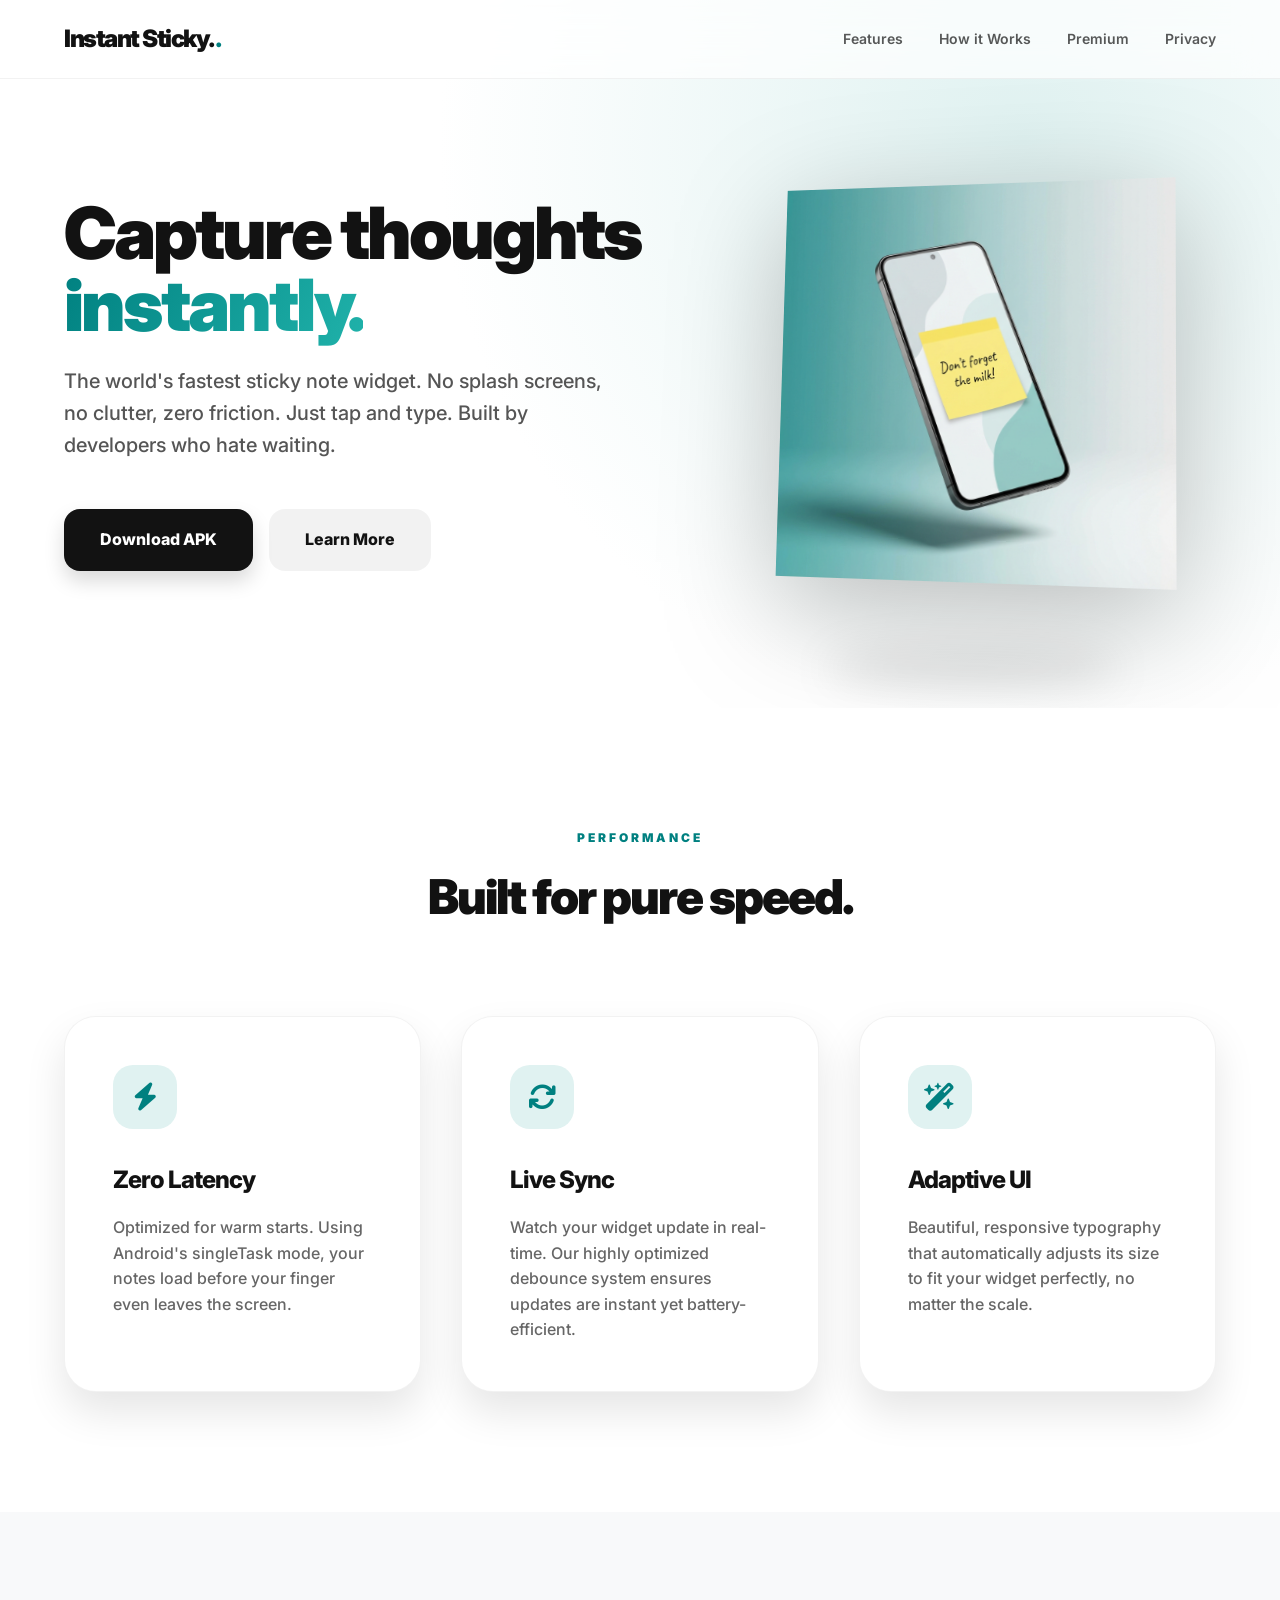
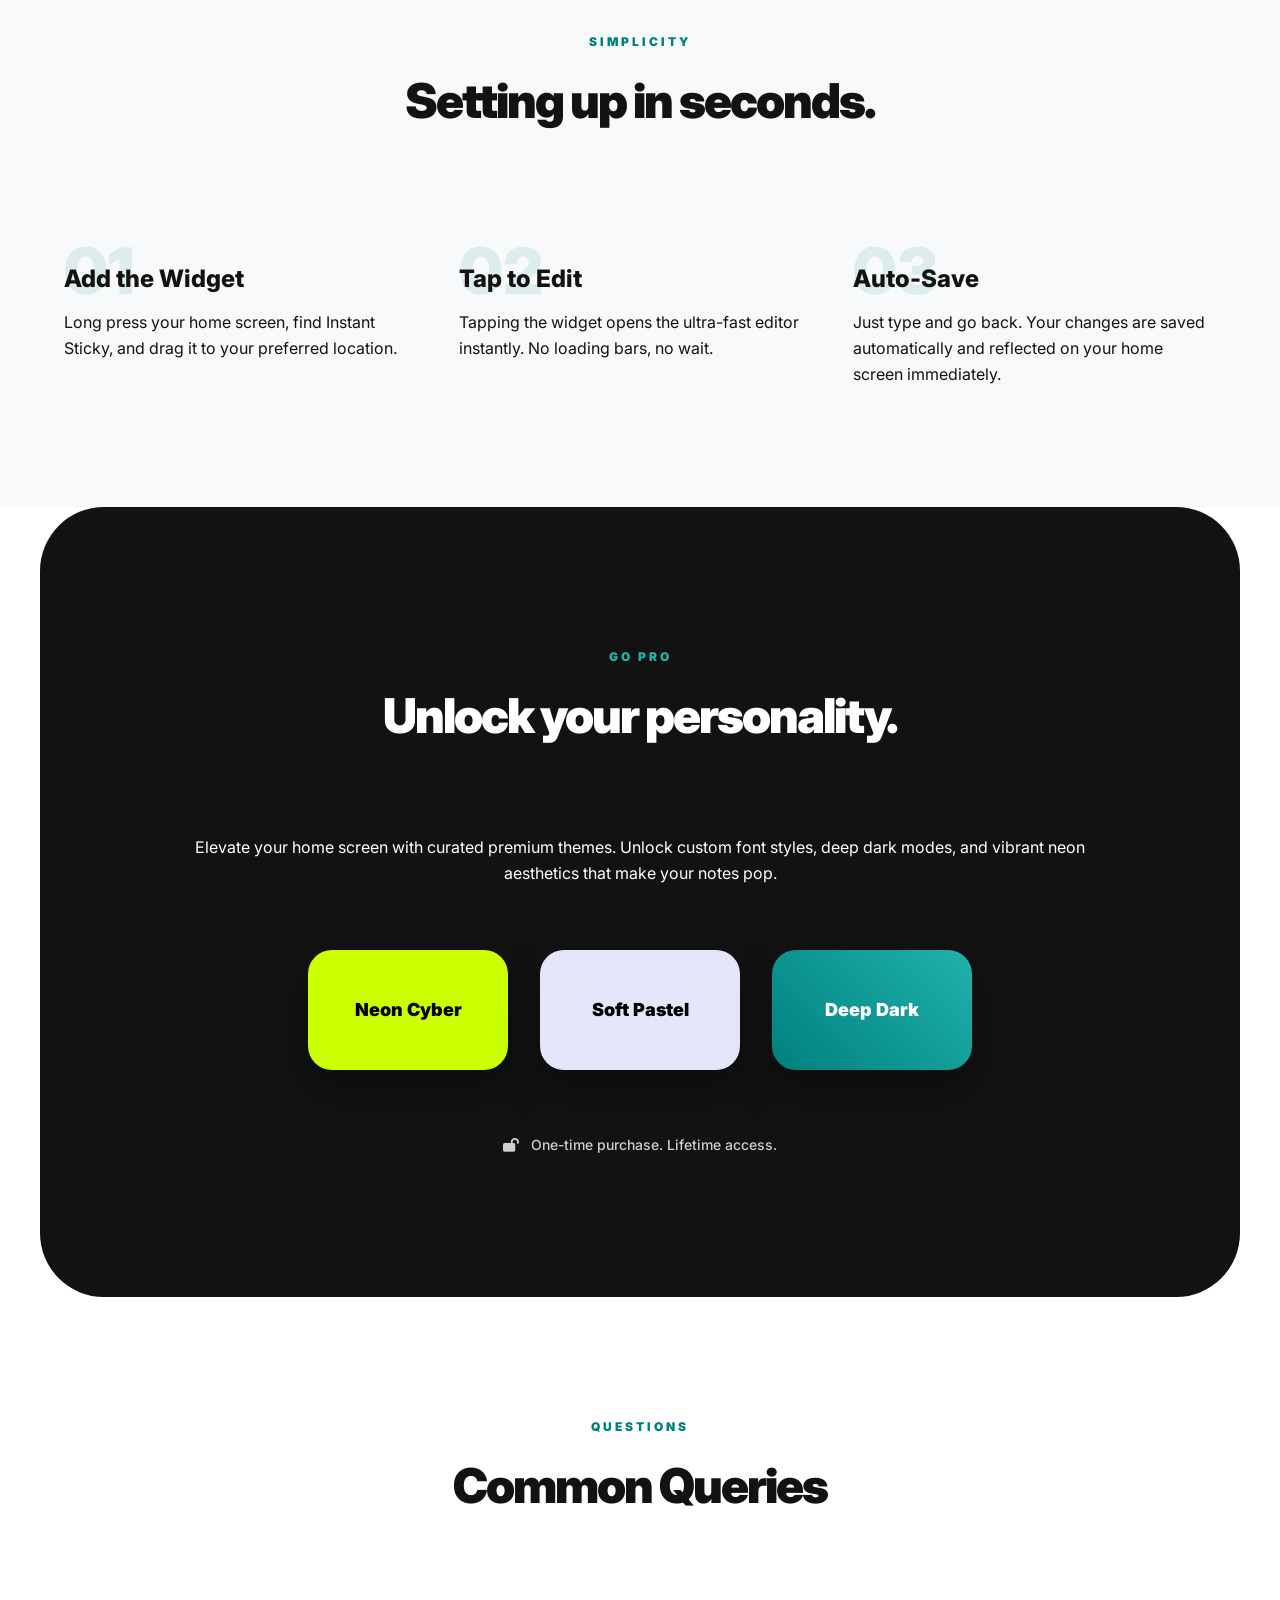
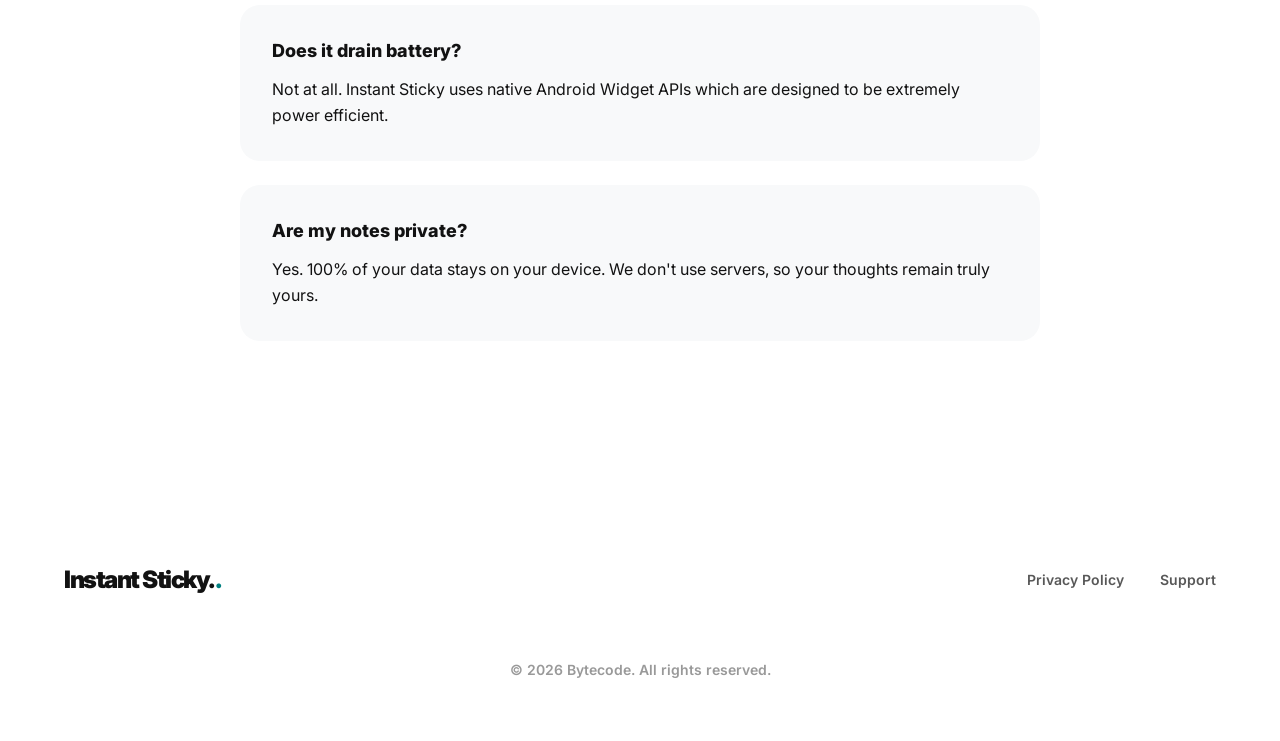
<file: index.html>
<!DOCTYPE html>
<html lang="en">

<head>
    <meta charset="UTF-8">
    <meta name="viewport" content="width=device-width, initial-scale=1.0">
    <title>Instant Sticky | Zero-Friction Widget</title>
    <link rel="stylesheet" href="style.css">
    <link rel="preconnect" href="https://fonts.googleapis.com">
    <link rel="preconnect" href="https://fonts.gstatic.com" crossorigin>
    <link href="https://fonts.googleapis.com/css2?family=Inter:wght@400;500;700;800;900&display=swap" rel="stylesheet">
    <link rel="stylesheet" href="https://cdnjs.cloudflare.com/ajax/libs/font-awesome/6.5.1/css/all.min.css">
</head>

<body>

    <header>
        <div class="container">
            <nav>
                <a href="index.html" class="logo">Instant Sticky.</a>
                <div class="nav-links">
                    <a href="#features">Features</a>
                    <a href="#how-it-works">How it Works</a>
                    <a href="#premium">Premium</a>
                    <a href="privacy.html">Privacy</a>
                </div>
            </nav>
        </div>
    </header>

    <main>
        <section class="hero">
            <div class="container">
                <div class="hero-content">
                    <div class="hero-text">
                        <h1>Capture thoughts <span class="highlight">instantly.</span></h1>
                        <p class="hero-description">The world's fastest sticky note widget. No splash screens, no
                            clutter, zero friction. Just tap and type. Built by developers who hate waiting.</p>
                        <div class="hero-btns">
                            <a href="#" class="btn btn-primary">Download APK</a>
                            <a href="#features" class="btn btn-secondary-web">Learn More</a>
                        </div>
                    </div>
                    <div class="hero-image-container">
                        <div class="hero-image">
                            <img src="assets/hero_mockup.png" alt="Instant Sticky App Mockup">
                        </div>
                        <div class="hero-shadow"></div>
                    </div>
                </div>
            </div>
        </section>

        <section id="features" class="features">
            <div class="container">
                <div class="section-label">Performance</div>
                <h2 class="section-title">Built for pure speed.</h2>
                <div class="feature-grid">
                    <div class="feature-card">
                        <div class="feature-icon"><i class="fa-solid fa-bolt"></i></div>
                        <h3>Zero Latency</h3>
                        <p>Optimized for warm starts. Using Android's singleTask mode, your notes load before your
                            finger even leaves the screen.</p>
                    </div>
                    <div class="feature-card">
                        <div class="feature-icon"><i class="fa-solid fa-sync"></i></div>
                        <h3>Live Sync</h3>
                        <p>Watch your widget update in real-time. Our highly optimized debounce system ensures updates
                            are instant yet battery-efficient.</p>
                    </div>
                    <div class="feature-card">
                        <div class="feature-icon"><i class="fa-solid fa-wand-magic-sparkles"></i></div>
                        <h3>Adaptive UI</h3>
                        <p>Beautiful, responsive typography that automatically adjusts its size to fit your widget
                            perfectly, no matter the scale.</p>
                    </div>
                </div>
            </div>
        </section>

        <section id="how-it-works" class="how-it-works">
            <div class="container">
                <div class="section-label">Simplicity</div>
                <h2 class="section-title">Setting up in seconds.</h2>
                <div class="steps-grid">
                    <div class="step-card">
                        <div class="step-number">01</div>
                        <h3>Add the Widget</h3>
                        <p>Long press your home screen, find Instant Sticky, and drag it to your preferred location.</p>
                    </div>
                    <div class="step-card">
                        <div class="step-number">02</div>
                        <h3>Tap to Edit</h3>
                        <p>Tapping the widget opens the ultra-fast editor instantly. No loading bars, no wait.</p>
                    </div>
                    <div class="step-card">
                        <div class="step-number">03</div>
                        <h3>Auto-Save</h3>
                        <p>Just type and go back. Your changes are saved automatically and reflected on your home screen
                            immediately.</p>
                    </div>
                </div>
            </div>
        </section>

        <section id="premium" class="premium">
            <div class="container">
                <div class="premium-content">
                    <div class="section-label" style="color: #20b2aa;">Go Pro</div>
                    <h2 class="section-title" style="color: #fff;">Unlock your personality.</h2>
                    <p>Elevate your home screen with curated premium themes. Unlock custom font styles, deep dark modes,
                        and vibrant neon aesthetics that make your notes pop.</p>
                    <div class="premium-grid">
                        <div class="theme-preview neon">Neon Cyber</div>
                        <div class="theme-preview pastel">Soft Pastel</div>
                        <div class="theme-preview custom">Deep Dark</div>
                    </div>
                    <p style="opacity: 0.8; font-size: 14px; font-weight: 500;"><i class="fa-solid fa-lock-open"
                            style="margin-right: 8px;"></i> One-time purchase. Lifetime access.</p>
                </div>
            </div>
        </section>

        <section class="faq">
            <div class="container">
                <div class="section-label">Questions</div>
                <h2 class="section-title">Common Queries</h2>
                <div class="faq-grid">
                    <div class="faq-item">
                        <h4>Does it drain battery?</h4>
                        <p>Not at all. Instant Sticky uses native Android Widget APIs which are designed to be extremely
                            power efficient.</p>
                    </div>
                    <div class="faq-item">
                        <h4>Are my notes private?</h4>
                        <p>Yes. 100% of your data stays on your device. We don't use servers, so your thoughts remain
                            truly yours.</p>
                    </div>
                </div>
            </div>
        </section>
    </main>

    <footer>
        <div class="container">
            <div class="footer-content">
                <div class="footer-logo">
                    <a href="#" class="logo">Instant Sticky.</a>
                </div>
                <div class="nav-links">
                    <a href="privacy.html">Privacy Policy</a>
                    <a href="mailto:support@bytecode.com">Support</a>
                </div>
            </div>
            <p class="copyright">&copy; 2026 Bytecode. All rights reserved.</p>
        </div>
    </footer>

</body>

</html>
</file>
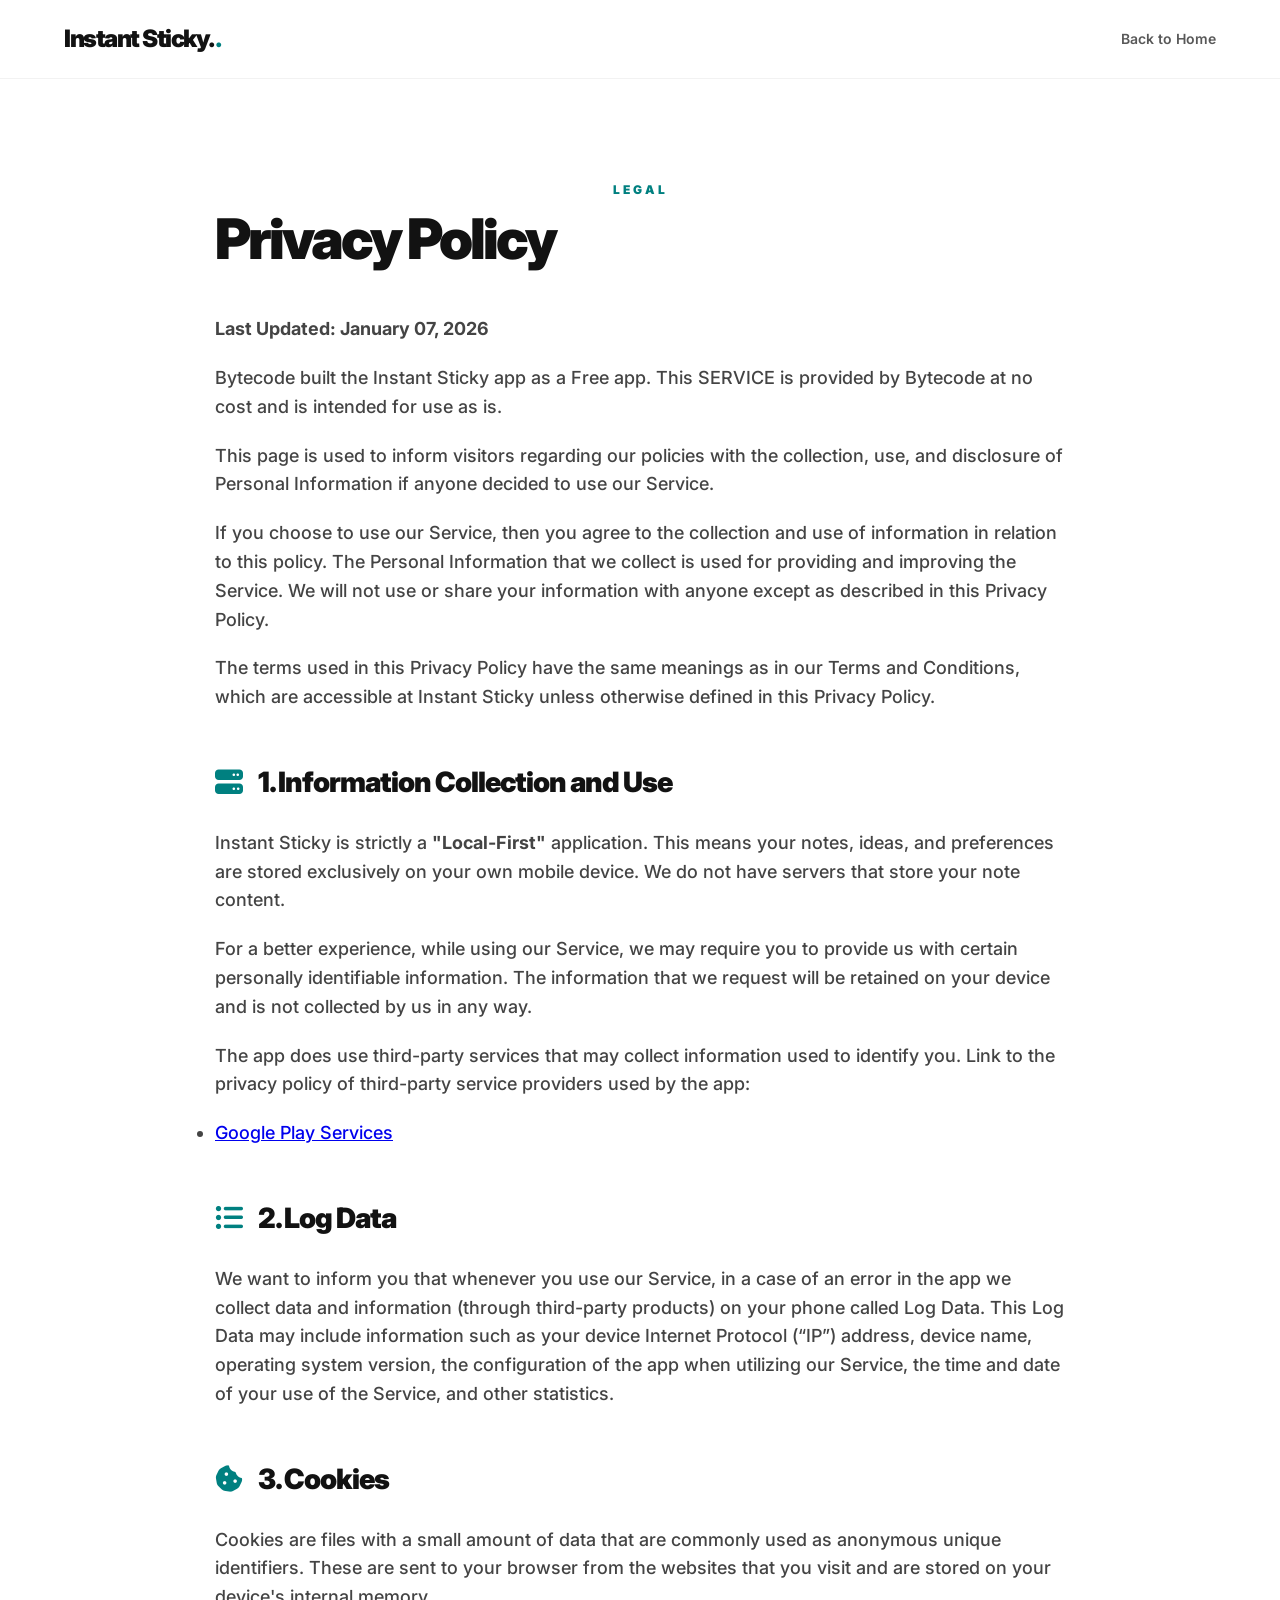
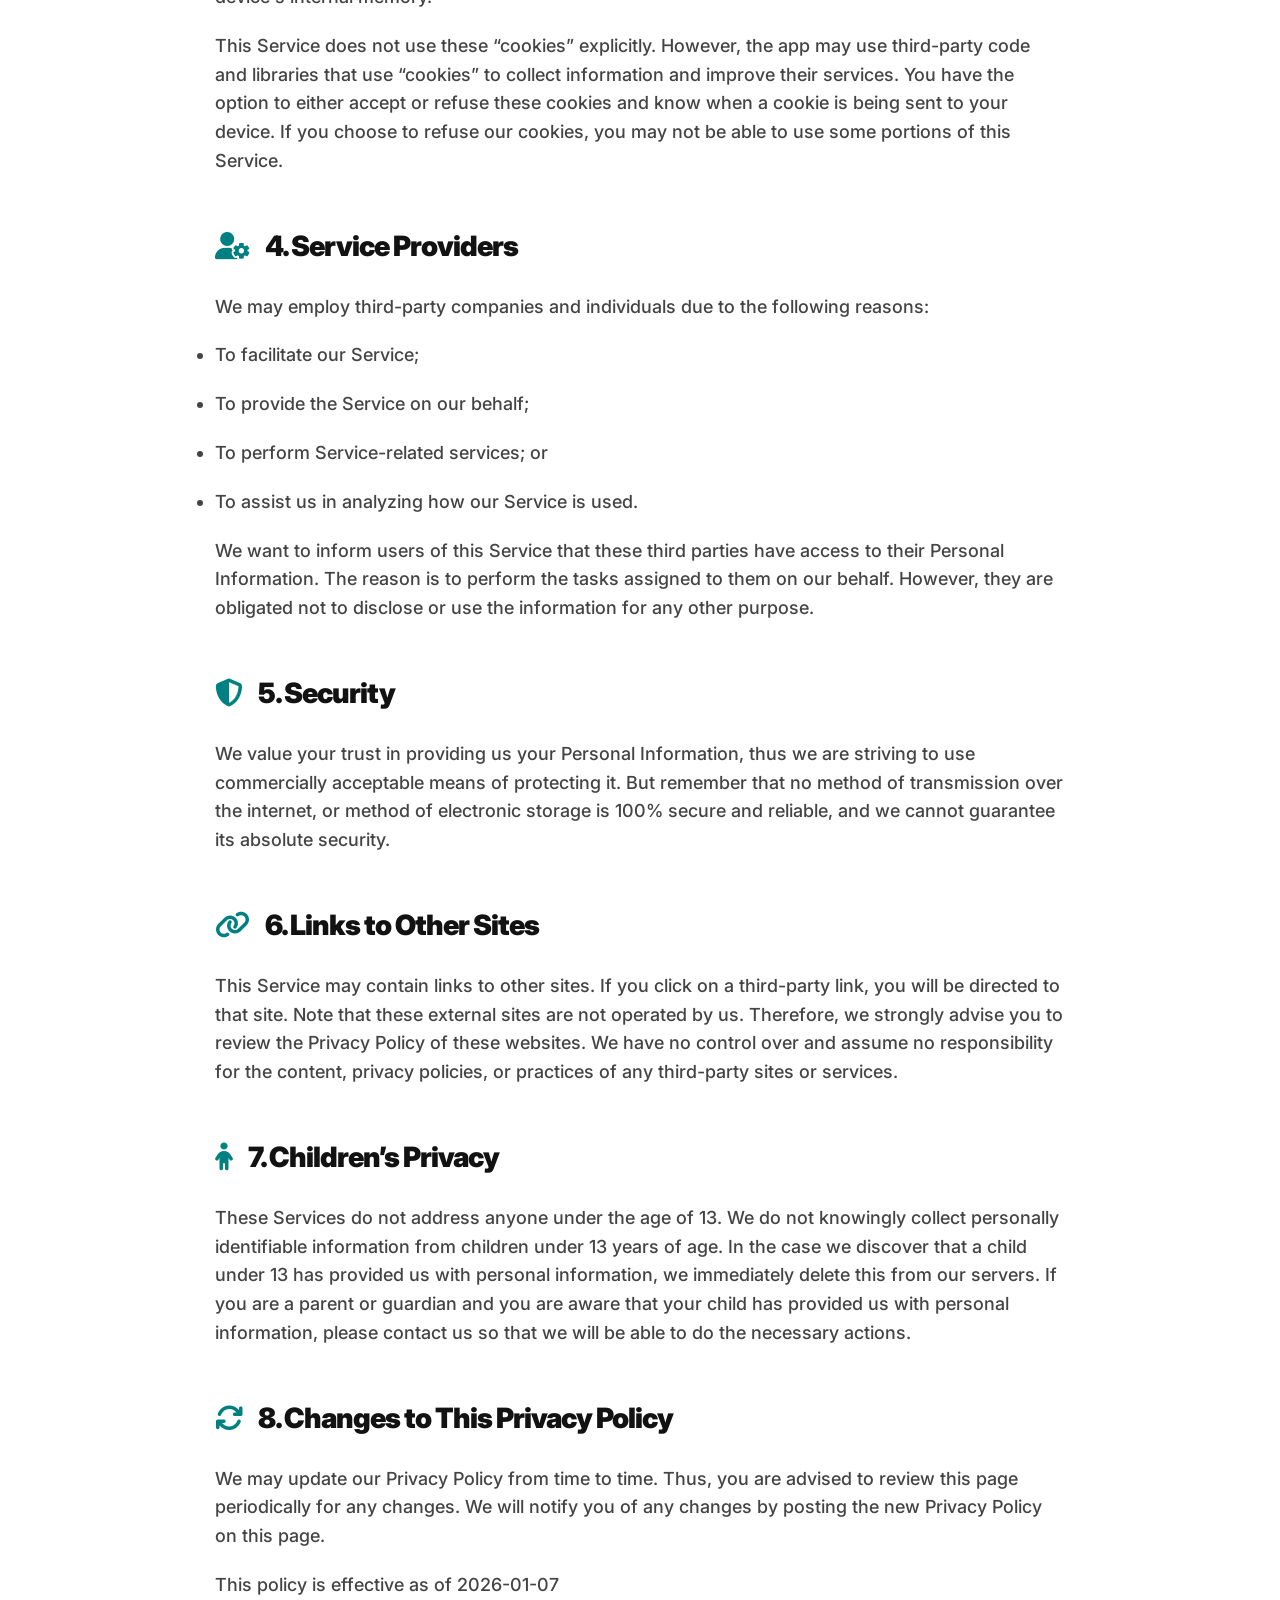
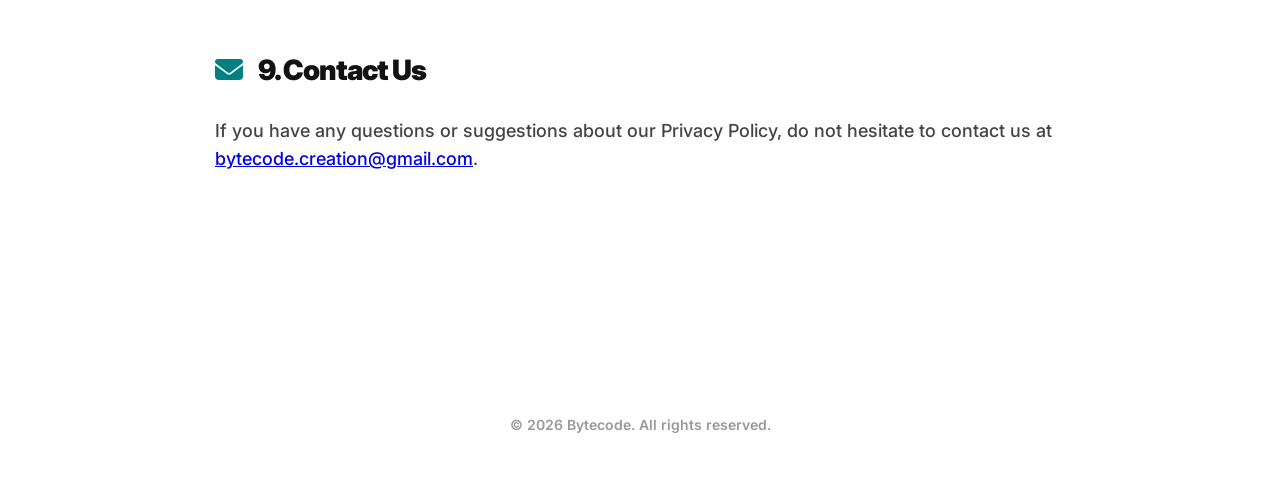
<file: privacy.html>
<!DOCTYPE html>
<html lang="en">

<head>
    <meta charset="UTF-8">
    <meta name="viewport" content="width=device-width, initial-scale=1.0">
    <title>Privacy Policy | Instant Sticky</title>
    <link rel="stylesheet" href="style.css">
    <link href="https://fonts.googleapis.com/css2?family=Inter:wght@400;500;700;800;900&display=swap" rel="stylesheet">
    <link rel="stylesheet" href="https://cdnjs.cloudflare.com/ajax/libs/font-awesome/6.5.1/css/all.min.css">
</head>

<body>

    <header>
        <div class="container">
            <nav>
                <a href="index.html" class="logo">Instant Sticky.</a>
                <div class="nav-links">
                    <a href="index.html">Back to Home</a>
                </div>
            </nav>
        </div>
    </header>

    <main class="container">
        <section class="legal-content">
            <div class="section-label">Legal</div>
            <h1>Privacy Policy</h1>
            <p><strong>Last Updated: January 07, 2026</strong></p>

            <p>Bytecode built the Instant Sticky app as a Free app. This SERVICE is provided by Bytecode at no cost and
                is intended for use as is.</p>

            <p>This page is used to inform visitors regarding our policies with the collection, use, and disclosure of
                Personal Information if anyone decided to use our Service.</p>

            <p>If you choose to use our Service, then you agree to the collection and use of information in relation to
                this policy. The Personal Information that we collect is used for providing and improving the Service.
                We will not use or share your information with anyone except as described in this Privacy Policy.</p>

            <p>The terms used in this Privacy Policy have the same meanings as in our Terms and Conditions, which are
                accessible at Instant Sticky unless otherwise defined in this Privacy Policy.</p>

            <h2><i class="fa-solid fa-server" style="margin-right: 12px; color: var(--primary);"></i> 1. Information
                Collection and Use</h2>
            <p>Instant Sticky is strictly a <strong>"Local-First"</strong> application. This means your notes, ideas,
                and preferences are stored exclusively on your own mobile device. We do not have servers that store your
                note content.</p>
            <p>For a better experience, while using our Service, we may require you to provide us with certain
                personally identifiable information. The information that we request will be retained on your device and
                is not collected by us in any way.</p>
            <p>The app does use third-party services that may collect information used to identify you. Link to the
                privacy policy of third-party service providers used by the app:</p>
            <ul>
                <li><a href="https://www.google.com/policies/privacy/" target="_blank">Google Play Services</a></li>
            </ul>

            <h2><i class="fa-solid fa-list-ul" style="margin-right: 12px; color: var(--primary);"></i> 2. Log Data</h2>
            <p>We want to inform you that whenever you use our Service, in a case of an error in the app we collect data
                and information (through third-party products) on your phone called Log Data. This Log Data may include
                information such as your device Internet Protocol (“IP”) address, device name, operating system version,
                the configuration of the app when utilizing our Service, the time and date of your use of the Service,
                and other statistics.</p>

            <h2><i class="fa-solid fa-cookie-bite" style="margin-right: 12px; color: var(--primary);"></i> 3. Cookies
            </h2>
            <p>Cookies are files with a small amount of data that are commonly used as anonymous unique identifiers.
                These are sent to your browser from the websites that you visit and are stored on your device's internal
                memory.</p>
            <p>This Service does not use these “cookies” explicitly. However, the app may use third-party code and
                libraries that use “cookies” to collect information and improve their services. You have the option to
                either accept or refuse these cookies and know when a cookie is being sent to your device. If you choose
                to refuse our cookies, you may not be able to use some portions of this Service.</p>

            <h2><i class="fa-solid fa-user-gear" style="margin-right: 12px; color: var(--primary);"></i> 4. Service
                Providers</h2>
            <p>We may employ third-party companies and individuals due to the following reasons:</p>
            <ul>
                <li>To facilitate our Service;</li>
                <li>To provide the Service on our behalf;</li>
                <li>To perform Service-related services; or</li>
                <li>To assist us in analyzing how our Service is used.</li>
            </ul>
            <p>We want to inform users of this Service that these third parties have access to their Personal
                Information. The reason is to perform the tasks assigned to them on our behalf. However, they are
                obligated not to disclose or use the information for any other purpose.</p>

            <h2><i class="fa-solid fa-shield-halved" style="margin-right: 12px; color: var(--primary);"></i> 5. Security
            </h2>
            <p>We value your trust in providing us your Personal Information, thus we are striving to use commercially
                acceptable means of protecting it. But remember that no method of transmission over the internet, or
                method of electronic storage is 100% secure and reliable, and we cannot guarantee its absolute security.
            </p>

            <h2><i class="fa-solid fa-link" style="margin-right: 12px; color: var(--primary);"></i> 6. Links to Other
                Sites</h2>
            <p>This Service may contain links to other sites. If you click on a third-party link, you will be directed
                to that site. Note that these external sites are not operated by us. Therefore, we strongly advise you
                to review the Privacy Policy of these websites. We have no control over and assume no responsibility for
                the content, privacy policies, or practices of any third-party sites or services.</p>

            <h2><i class="fa-solid fa-child" style="margin-right: 12px; color: var(--primary);"></i> 7. Children’s
                Privacy</h2>
            <p>These Services do not address anyone under the age of 13. We do not knowingly collect personally
                identifiable information from children under 13 years of age. In the case we discover that a child under
                13 has provided us with personal information, we immediately delete this from our servers. If you are a
                parent or guardian and you are aware that your child has provided us with personal information, please
                contact us so that we will be able to do the necessary actions.</p>

            <h2><i class="fa-solid fa-arrows-rotate" style="margin-right: 12px; color: var(--primary);"></i> 8. Changes
                to This Privacy Policy</h2>
            <p>We may update our Privacy Policy from time to time. Thus, you are advised to review this page
                periodically for any changes. We will notify you of any changes by posting the new Privacy Policy on
                this page.</p>
            <p>This policy is effective as of 2026-01-07</p>

            <h2><i class="fa-solid fa-envelope" style="margin-right: 12px; color: var(--primary);"></i> 9. Contact Us
            </h2>
            <p>If you have any questions or suggestions about our Privacy Policy, do not hesitate to contact us at <a
                    href="mailto:support@bytecode.com">bytecode.creation@gmail.com</a>.</p>
        </section>
    </main>

    <footer>
        <div class="container">
            <p class="copyright">&copy; 2026 Bytecode. All rights reserved.</p>
        </div>
    </footer>

</body>

</html>
</file>
<file: style.css>
:root {
    --primary: #008080;
    --primary-light: #20b2aa;
    --secondary: #fdf082;
    --dark: #121212;
    --light: #f8f9fa;
    --white: #ffffff;
    --shadow: 0 20px 40px rgba(0, 0, 0, 0.1);
    --transition: all 0.4s cubic-bezier(0.165, 0.84, 0.44, 1);
}

* {
    margin: 0;
    padding: 0;
    box-sizing: border-box;
}

body {
    font-family: 'Inter', -apple-system, BlinkMacSystemFont, sans-serif;
    line-height: 1.6;
    color: var(--dark);
    background-color: var(--white);
    overflow-x: hidden;
}

.container {
    max-width: 1200px;
    margin: 0 auto;
    padding: 0 24px;
}

/* Header & Nav */
header {
    padding: 20px 0;
    position: fixed;
    width: 100%;
    top: 0;
    z-index: 1000;
    background: rgba(255, 255, 255, 0.7);
    backdrop-filter: blur(20px);
    border-bottom: 1px solid rgba(0, 0, 0, 0.05);
}

nav {
    display: flex;
    justify-content: space-between;
    align-items: center;
}

.logo {
    font-size: 24px;
    font-weight: 900;
    color: var(--dark);
    text-decoration: none;
    letter-spacing: -1.5px;
}

.logo::after {
    content: '.';
    color: var(--primary);
}

.nav-links a {
    margin-left: 32px;
    text-decoration: none;
    color: var(--dark);
    font-weight: 600;
    font-size: 14px;
    transition: var(--transition);
    opacity: 0.7;
}

.nav-links a:hover {
    opacity: 1;
    color: var(--primary);
}

/* Hero Section */
.hero {
    padding: 180px 0 120px;
    background: radial-gradient(circle at 80% 20%, #e0f2f1 0%, #ffffff 50%);
    position: relative;
    overflow: hidden;
}

.hero-content {
    display: flex;
    align-items: center;
    gap: 80px;
}

.hero-text {
    flex: 1.2;
}

.hero-image-container {
    flex: 1;
    position: relative;
    display: flex;
    justify-content: center;
    align-items: center;
}

.hero-image {
    position: relative;
    z-index: 2;
    transform: perspective(1000px) rotateY(-10deg) rotateX(5deg);
    transition: var(--transition);
}

.hero-image:hover {
    transform: perspective(1000px) rotateY(0deg) rotateX(0deg) scale(1.05);
}

.hero-image img {
    max-width: 400px;
    height: auto;
    filter: drop-shadow(0 30px 60px rgba(0, 0, 0, 0.25));
    animation: float 6s ease-in-out infinite;
}

.hero-shadow {
    position: absolute;
    width: 60%;
    height: 40px;
    background: rgba(0, 0, 0, 0.1);
    bottom: -100px;
    border-radius: 100%;
    filter: blur(20px);
    z-index: 1;
    animation: shadowFloat 6s ease-in-out infinite;
}

@keyframes float {
    0% {
        transform: translateY(0px) rotate(0deg);
    }

    50% {
        transform: translateY(-30px) rotate(2deg);
    }

    100% {
        transform: translateY(0px) rotate(0deg);
    }
}

@keyframes shadowFloat {
    0% {
        transform: scale(1);
        opacity: 0.4;
    }

    50% {
        transform: scale(0.8);
        opacity: 0.2;
    }

    100% {
        transform: scale(1);
        opacity: 0.4;
    }
}

h1 {
    font-size: 72px;
    line-height: 1;
    font-weight: 900;
    margin-bottom: 24px;
    letter-spacing: -3px;
    color: var(--dark);
}

.highlight {
    background: linear-gradient(120deg, var(--primary) 0%, var(--primary-light) 100%);
    -webkit-background-clip: text;
    background-clip: text;
    -webkit-text-fill-color: transparent;
}

.hero-description {
    font-size: 20px;
    color: #555;
    margin-bottom: 48px;
    max-width: 550px;
    font-weight: 500;
}

.hero-btns {
    display: flex;
    gap: 16px;
}

.btn {
    display: inline-block;
    padding: 18px 36px;
    border-radius: 16px;
    text-decoration: none;
    font-weight: 800;
    font-size: 16px;
    transition: var(--transition);
    cursor: pointer;
    border: none;
}

.btn-primary {
    background: var(--dark);
    color: var(--white);
    box-shadow: 0 10px 20px rgba(0, 0, 0, 0.15);
}

.btn-primary:hover {
    background: var(--primary);
    transform: translateY(-5px);
    box-shadow: 0 15px 30px rgba(0, 128, 128, 0.3);
}

.btn-secondary-web {
    background: rgba(0, 0, 0, 0.05);
    color: var(--dark);
}

.btn-secondary-web:hover {
    background: rgba(0, 0, 0, 0.1);
    transform: translateY(-5px);
}

/* Features */
.features {
    padding: 120px 0;
}

.section-label {
    text-align: center;
    color: var(--primary);
    text-transform: uppercase;
    font-weight: 900;
    font-size: 12px;
    letter-spacing: 3px;
    margin-bottom: 12px;
}

.section-title {
    text-align: center;
    font-size: 48px;
    font-weight: 900;
    margin-bottom: 80px;
    letter-spacing: -2px;
}

.feature-grid {
    display: grid;
    grid-template-columns: repeat(3, 1fr);
    gap: 40px;
}

.feature-card {
    padding: 48px;
    border-radius: 32px;
    background: var(--white);
    border: 1px solid rgba(0, 0, 0, 0.05);
    box-shadow: var(--shadow);
    transition: var(--transition);
}

.feature-card:hover {
    transform: translateY(-15px);
    border-color: var(--primary-light);
}

.feature-icon {
    width: 64px;
    height: 64px;
    background: #e0f2f1;
    border-radius: 20px;
    display: flex;
    align-items: center;
    justify-content: center;
    margin-bottom: 32px;
    font-size: 28px;
    color: var(--primary);
}

.feature-card h3 {
    font-size: 24px;
    margin-bottom: 16px;
    font-weight: 800;
    letter-spacing: -1px;
}

.feature-card p {
    color: #666;
    font-size: 16px;
    font-weight: 500;
}

/* How It Works */
.how-it-works {
    padding: 120px 0;
    background-color: var(--light);
}

.steps-grid {
    display: grid;
    grid-template-columns: repeat(3, 1fr);
    gap: 32px;
}

.step-card {
    position: relative;
    padding-top: 40px;
}

.step-number {
    font-size: 64px;
    font-weight: 900;
    color: var(--primary);
    opacity: 0.1;
    position: absolute;
    top: 0;
    left: 0;
}

.step-card h3 {
    font-size: 24px;
    margin-bottom: 12px;
    font-weight: 800;
    position: relative;
    z-index: 1;
}

/* Premium Section */
.premium {
    padding: 140px 0;
    background: var(--dark);
    color: var(--white);
    border-radius: 64px;
    margin: 0 40px;
    text-align: center;
}

.premium-content {
    max-width: 900px;
    margin: 0 auto;
}

.premium-grid {
    display: flex;
    justify-content: center;
    gap: 32px;
    margin: 64px 0;
    flex-wrap: wrap;
}

.theme-preview {
    width: 200px;
    height: 120px;
    border-radius: 24px;
    display: flex;
    align-items: center;
    justify-content: center;
    font-weight: 900;
    font-size: 18px;
    box-shadow: 0 20px 40px rgba(0, 0, 0, 0.3);
    transition: var(--transition);
}

.theme-preview:hover {
    transform: scale(1.1) rotate(2deg);
}

.neon {
    background: #CCFF00;
    color: #000;
}

.pastel {
    background: #E6E6FA;
    color: #000;
}

.custom {
    background: linear-gradient(45deg, #008080, #20b2aa);
    color: #fff;
}

/* FAQ */
.faq {
    padding: 120px 0;
}

.faq-grid {
    max-width: 800px;
    margin: 0 auto;
    display: grid;
    gap: 24px;
}

.faq-item {
    padding: 32px;
    background: var(--light);
    border-radius: 20px;
}

.faq-item h4 {
    font-size: 18px;
    margin-bottom: 12px;
    font-weight: 800;
}

/* Legal Content Page */
.legal-content {
    padding: 180px 0 120px;
    max-width: 850px;
    margin: 0 auto;
}

.legal-content h1 {
    font-size: 56px;
    margin-bottom: 48px;
}

.legal-content h2 {
    margin: 48px 0 24px;
    font-size: 28px;
    font-weight: 900;
    letter-spacing: -1px;
}

.legal-content p,
.legal-content li {
    font-size: 18px;
    color: #444;
    margin-bottom: 20px;
    font-weight: 500;
}

/* Footer */
footer {
    padding: 100px 0 60px;
    background: #fff;
}

.footer-content {
    display: flex;
    justify-content: space-between;
    align-items: center;
    margin-bottom: 60px;
}

.copyright {
    color: #999;
    font-size: 14px;
    text-align: center;
    font-weight: 600;
}

/* Responsive */
@media (max-width: 1024px) {
    h1 {
        font-size: 56px;
    }

    .hero-content {
        flex-direction: column;
        text-align: center;
    }

    .hero-text {
        order: 1;
    }

    .hero-image-container {
        order: 2;
        margin-top: 60px;
    }

    .feature-grid,
    .steps-grid {
        grid-template-columns: 1fr;
    }

    .premium {
        margin: 0 20px;
        border-radius: 32px;
    }
}
</file>
